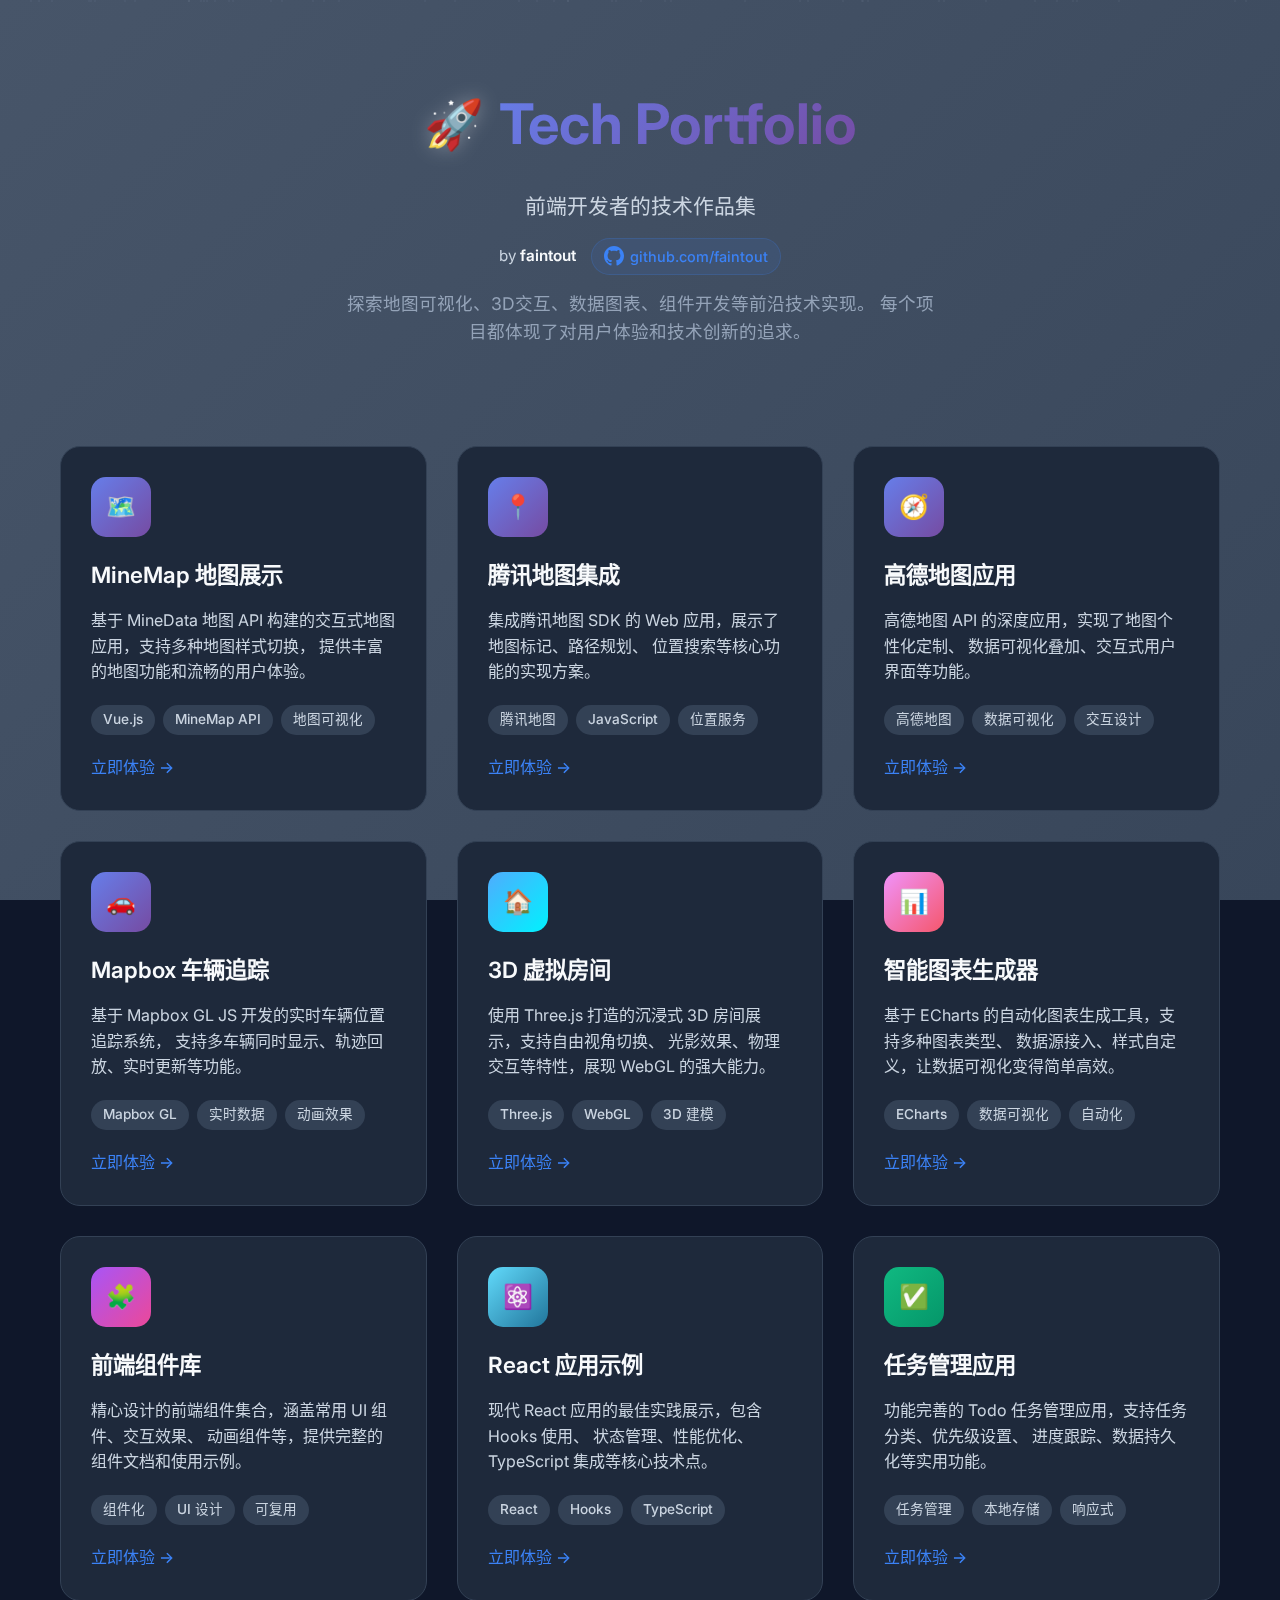
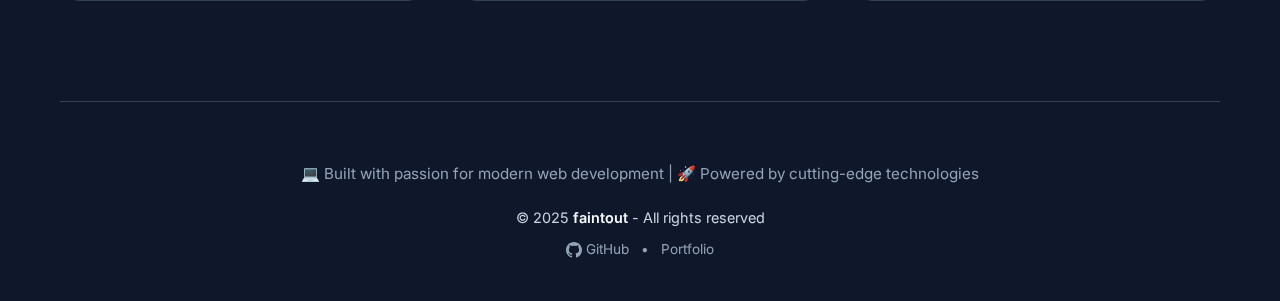
<file: index.html>
<!DOCTYPE html>
<html lang="zh-CN">
<head>
    <meta charset="UTF-8">
    <meta name="viewport" content="width=device-width, initial-scale=1.0">
    <title>开发者作品集 | Developer Portfolio</title>
    <meta name="description" content="前端开发者的技术作品集，包含地图可视化、3D展示、组件库等项目">
    
    <!-- Favicon -->
    <link rel="icon" type="image/svg+xml" href="data:image/svg+xml,%3csvg xmlns='http://www.w3.org/2000/svg' viewBox='0 0 100 100'%3e%3cdefs%3e%3clinearGradient id='grad' x1='0%25' y1='0%25' x2='100%25' y2='100%25'%3e%3cstop offset='0%25' style='stop-color:%23667eea;stop-opacity:1' /%3e%3cstop offset='100%25' style='stop-color:%23764ba2;stop-opacity:1' /%3e%3c/linearGradient%3e%3c/defs%3e%3ccircle cx='50' cy='50' r='45' fill='url(%23grad)' stroke='%23ffffff' stroke-width='2'/%3e%3cpath d='M30 35 L50 25 L70 35 L70 55 L50 65 L30 55 Z' fill='none' stroke='%23ffffff' stroke-width='3' stroke-linejoin='round'/%3e%3ccircle cx='50' cy='40' r='4' fill='%23ffffff'/%3e%3ccircle cx='35' cy='50' r='3' fill='%23ffffff'/%3e%3ccircle cx='65' cy='50' r='3' fill='%23ffffff'/%3e%3cpath d='M40 55 Q50 45 60 55' fill='none' stroke='%23ffffff' stroke-width='2' stroke-linecap='round'/%3e%3c/svg%3e">
    <link rel="apple-touch-icon" sizes="180x180" href="data:image/svg+xml,%3csvg xmlns='http://www.w3.org/2000/svg' viewBox='0 0 100 100'%3e%3cdefs%3e%3clinearGradient id='grad' x1='0%25' y1='0%25' x2='100%25' y2='100%25'%3e%3cstop offset='0%25' style='stop-color:%23667eea;stop-opacity:1' /%3e%3cstop offset='100%25' style='stop-color:%23764ba2;stop-opacity:1' /%3e%3c/linearGradient%3e%3c/defs%3e%3ccircle cx='50' cy='50' r='45' fill='url(%23grad)' stroke='%23ffffff' stroke-width='2'/%3e%3cpath d='M30 35 L50 25 L70 35 L70 55 L50 65 L30 55 Z' fill='none' stroke='%23ffffff' stroke-width='3' stroke-linejoin='round'/%3e%3ccircle cx='50' cy='40' r='4' fill='%23ffffff'/%3e%3ccircle cx='35' cy='50' r='3' fill='%23ffffff'/%3e%3ccircle cx='65' cy='50' r='3' fill='%23ffffff'/%3e%3cpath d='M40 55 Q50 45 60 55' fill='none' stroke='%23ffffff' stroke-width='2' stroke-linecap='round'/%3e%3c/svg%3e">
    <link rel="icon" type="image/png" sizes="32x32" href="data:image/svg+xml,%3csvg xmlns='http://www.w3.org/2000/svg' viewBox='0 0 100 100'%3e%3cdefs%3e%3clinearGradient id='grad' x1='0%25' y1='0%25' x2='100%25' y2='100%25'%3e%3cstop offset='0%25' style='stop-color:%23667eea;stop-opacity:1' /%3e%3cstop offset='100%25' style='stop-color:%23764ba2;stop-opacity:1' /%3e%3c/linearGradient%3e%3c/defs%3e%3ccircle cx='50' cy='50' r='45' fill='url(%23grad)' stroke='%23ffffff' stroke-width='2'/%3e%3cpath d='M30 35 L50 25 L70 35 L70 55 L50 65 L30 55 Z' fill='none' stroke='%23ffffff' stroke-width='3' stroke-linejoin='round'/%3e%3ccircle cx='50' cy='40' r='4' fill='%23ffffff'/%3e%3ccircle cx='35' cy='50' r='3' fill='%23ffffff'/%3e%3ccircle cx='65' cy='50' r='3' fill='%23ffffff'/%3e%3cpath d='M40 55 Q50 45 60 55' fill='none' stroke='%23ffffff' stroke-width='2' stroke-linecap='round'/%3e%3c/svg%3e">
    <link rel="icon" type="image/png" sizes="16x16" href="data:image/svg+xml,%3csvg xmlns='http://www.w3.org/2000/svg' viewBox='0 0 100 100'%3e%3cdefs%3e%3clinearGradient id='grad' x1='0%25' y1='0%25' x2='100%25' y2='100%25'%3e%3cstop offset='0%25' style='stop-color:%23667eea;stop-opacity:1' /%3e%3cstop offset='100%25' style='stop-color:%23764ba2;stop-opacity:1' /%3e%3c/linearGradient%3e%3c/defs%3e%3ccircle cx='50' cy='50' r='45' fill='url(%23grad)' stroke='%23ffffff' stroke-width='2'/%3e%3cpath d='M30 35 L50 25 L70 35 L70 55 L50 65 L30 55 Z' fill='none' stroke='%23ffffff' stroke-width='3' stroke-linejoin='round'/%3e%3ccircle cx='50' cy='40' r='4' fill='%23ffffff'/%3e%3ccircle cx='35' cy='50' r='3' fill='%23ffffff'/%3e%3ccircle cx='65' cy='50' r='3' fill='%23ffffff'/%3e%3cpath d='M40 55 Q50 45 60 55' fill='none' stroke='%23ffffff' stroke-width='2' stroke-linecap='round'/%3e%3c/svg%3e">
    <meta name="msapplication-TileColor" content="#667eea">
    <meta name="theme-color" content="#0f172a">
    
    <link rel="preconnect" href="https://fonts.googleapis.com">
    <link rel="preconnect" href="https://fonts.gstatic.com" crossorigin>
    <link href="https://fonts.googleapis.com/css2?family=Inter:wght@300;400;500;600;700&display=swap" rel="stylesheet">
    <style>
        * {
            margin: 0;
            padding: 0;
            box-sizing: border-box;
        }

        :root {
            --primary-color: #3b82f6;
            --secondary-color: #1e40af;
            --accent-color: #f59e0b;
            --background-color: #0f172a;
            --surface-color: #1e293b;
            --text-primary: #f8fafc;
            --text-secondary: #cbd5e1;
            --text-muted: #94a3b8;
            --border-color: #334155;
            --shadow-color: rgba(0, 0, 0, 0.3);
            --gradient-primary: linear-gradient(135deg, #667eea 0%, #764ba2 100%);
            --gradient-secondary: linear-gradient(135deg, #f093fb 0%, #f5576c 100%);
            --gradient-accent: linear-gradient(135deg, #4facfe 0%, #00f2fe 100%);
        }

        body {
            font-family: 'Inter', -apple-system, BlinkMacSystemFont, 'Segoe UI', sans-serif;
            background: var(--background-color);
            color: var(--text-primary);
            line-height: 1.6;
            overflow-x: hidden;
        }

        /* 动画背景 */
        .animated-bg {
            position: fixed;
            top: 0;
            left: 0;
            width: 100%;
            height: 100%;
            z-index: -1;
            background: linear-gradient(-45deg, #0f172a, #1e293b, #334155, #475569);
            background-size: 400% 400%;
            animation: gradientShift 15s ease infinite;
        }

        @keyframes gradientShift {
            0% { background-position: 0% 50%; }
            50% { background-position: 100% 50%; }
            100% { background-position: 0% 50%; }
        }

        /* 粒子效果 */
        .particles {
            position: fixed;
            top: 0;
            left: 0;
            width: 100%;
            height: 100%;
            z-index: -1;
            overflow: hidden;
        }

        .particle {
            position: absolute;
            width: 2px;
            height: 2px;
            background: var(--text-muted);
            border-radius: 50%;
            animation: float 20s infinite linear;
            opacity: 0.1;
        }

        @keyframes float {
            0% { transform: translateY(100vh) rotate(0deg); opacity: 0; }
            10% { opacity: 0.1; }
            90% { opacity: 0.1; }
            100% { transform: translateY(-100vh) rotate(360deg); opacity: 0; }
        }

        /* 主容器 */
        .container {
            max-width: 1200px;
            margin: 0 auto;
            padding: 0 20px;
            position: relative;
            z-index: 1;
        }

        /* 头部区域 */
        .header {
            text-align: center;
            padding: 80px 0 60px;
            position: relative;
        }

        .logo {
            font-size: 3.5rem;
            font-weight: 700;
            margin-bottom: 20px;
            animation: fadeInUp 1s ease-out;
            display: flex;
            align-items: center;
            justify-content: center;
            gap: 15px;
        }

        .logo .logo-icon {
            font-size: 3rem;
            filter: drop-shadow(0 0 10px rgba(255, 255, 255, 0.3));
            animation: rocketFloat 3s ease-in-out infinite;
            transform-origin: center;
        }

        @keyframes rocketFloat {
            0%, 100% { transform: translateY(0px) rotate(0deg); }
            50% { transform: translateY(-8px) rotate(2deg); }
        }

        .logo .logo-text {
            background: var(--gradient-primary);
            -webkit-background-clip: text;
            -webkit-text-fill-color: transparent;
            background-clip: text;
        }

        .subtitle {
            font-size: 1.3rem;
            color: var(--text-secondary);
            margin-bottom: 15px;
            animation: fadeInUp 1s ease-out 0.2s both;
        }

        .author-info {
            margin-bottom: 15px;
            display: flex;
            align-items: center;
            justify-content: center;
            gap: 15px;
            animation: fadeInUp 1s ease-out 0.3s both;
        }

        .author-name {
            font-size: 0.95rem;
            color: var(--text-secondary);
        }

        .author-name strong {
            color: var(--text-primary);
            font-weight: 600;
        }

        .github-link {
            display: inline-flex;
            align-items: center;
            gap: 6px;
            color: var(--primary-color);
            text-decoration: none;
            font-weight: 500;
            font-size: 0.9rem;
            padding: 6px 12px;
            border-radius: 20px;
            background: rgba(59, 130, 246, 0.1);
            border: 1px solid rgba(59, 130, 246, 0.2);
            transition: all 0.3s ease;
        }

        .github-link:hover {
            color: var(--accent-color);
            background: rgba(245, 158, 11, 0.1);
            border-color: rgba(245, 158, 11, 0.3);
            transform: translateY(-2px);
        }

        .github-link svg {
            transition: transform 0.3s ease;
        }

        .github-link:hover svg {
            transform: scale(1.1);
        }

        .description {
            font-size: 1.1rem;
            color: var(--text-muted);
            max-width: 600px;
            margin: 0 auto;
            animation: fadeInUp 1s ease-out 0.4s both;
        }

        /* 项目网格 */
        .projects-grid {
            display: grid;
            grid-template-columns: repeat(auto-fit, minmax(350px, 1fr));
            gap: 30px;
            padding: 40px 0;
            animation: fadeInUp 1s ease-out 0.6s both;
        }

        /* 项目卡片 */
        .project-card {
            background: var(--surface-color);
            border-radius: 20px;
            padding: 30px;
            border: 1px solid var(--border-color);
            transition: all 0.3s cubic-bezier(0.4, 0, 0.2, 1);
            position: relative;
            overflow: hidden;
            cursor: pointer;
        }

        .project-card::before {
            content: '';
            position: absolute;
            top: 0;
            left: 0;
            right: 0;
            bottom: 0;
            background: var(--gradient-primary);
            opacity: 0;
            transition: opacity 0.3s ease;
            z-index: -1;
        }

        .project-card:hover {
            transform: translateY(-10px);
            box-shadow: 0 20px 40px var(--shadow-color);
            border-color: var(--primary-color);
        }

        .project-card:hover::before {
            opacity: 0.05;
        }

        .project-icon {
            width: 60px;
            height: 60px;
            border-radius: 15px;
            display: flex;
            align-items: center;
            justify-content: center;
            font-size: 1.5rem;
            margin-bottom: 20px;
            transition: transform 0.3s ease;
        }

        .project-card:hover .project-icon {
            transform: scale(1.1);
        }

        .map-icon { background: var(--gradient-primary); }
        .chart-icon { background: var(--gradient-secondary); }
        .threejs-icon { background: var(--gradient-accent); }
        .react-icon { background: linear-gradient(135deg, #61dafb 0%, #21759b 100%); }
        .component-icon { background: linear-gradient(135deg, #a855f7 0%, #ec4899 100%); }
        .todo-icon { background: linear-gradient(135deg, #10b981 0%, #059669 100%); }

        .project-title {
            font-size: 1.4rem;
            font-weight: 600;
            margin-bottom: 15px;
            color: var(--text-primary);
        }

        .project-description {
            color: var(--text-secondary);
            margin-bottom: 20px;
            line-height: 1.6;
        }

        .project-tech {
            display: flex;
            flex-wrap: wrap;
            gap: 8px;
            margin-bottom: 20px;
        }

        .tech-tag {
            background: var(--border-color);
            color: var(--text-secondary);
            padding: 4px 12px;
            border-radius: 20px;
            font-size: 0.85rem;
            font-weight: 500;
        }

        .project-link {
            display: inline-flex;
            align-items: center;
            gap: 8px;
            color: var(--primary-color);
            text-decoration: none;
            font-weight: 500;
            transition: color 0.3s ease;
        }

        .project-link:hover {
            color: var(--accent-color);
        }

        /* 底部 */
        .footer {
            text-align: center;
            padding: 60px 0 40px;
            border-top: 1px solid var(--border-color);
            margin-top: 60px;
        }

        .footer-content {
            display: flex;
            flex-direction: column;
            gap: 20px;
        }

        .footer-text {
            color: var(--text-muted);
            font-size: 0.95rem;
        }

        .footer-author {
            display: flex;
            flex-direction: column;
            gap: 10px;
            align-items: center;
        }

        .copyright {
            color: var(--text-secondary);
            font-size: 0.9rem;
            margin: 0;
        }

        .copyright strong {
            color: var(--text-primary);
            font-weight: 600;
        }

        .footer-links {
            display: flex;
            align-items: center;
            gap: 12px;
            font-size: 0.85rem;
        }

        .footer-github-link {
            display: inline-flex;
            align-items: center;
            gap: 4px;
            color: var(--text-muted);
            text-decoration: none;
            transition: color 0.3s ease;
        }

        .footer-github-link:hover {
            color: var(--primary-color);
        }

        .footer-divider {
            color: var(--text-muted);
        }

        .footer-portfolio {
            color: var(--text-muted);
        }

        /* 动画 */
        @keyframes fadeInUp {
            from {
                opacity: 0;
                transform: translateY(30px);
            }
            to {
                opacity: 1;
                transform: translateY(0);
            }
        }

        /* 响应式设计 */
        @media (max-width: 768px) {
            .container {
                padding: 0 15px;
            }

            .logo {
                font-size: 2.5rem;
                gap: 12px;
            }

            .logo .logo-icon {
                font-size: 2.2rem;
            }

            .subtitle {
                font-size: 1.1rem;
            }

            .author-info {
                flex-direction: column;
                gap: 10px;
            }

            .projects-grid {
                grid-template-columns: 1fr;
                gap: 20px;
            }

            .project-card {
                padding: 25px;
            }

            .header {
                padding: 60px 0 40px;
            }

            .footer-author {
                gap: 8px;
            }

            .footer-links {
                flex-wrap: wrap;
                justify-content: center;
            }
        }

        @media (max-width: 480px) {
            .logo {
                font-size: 2rem;
                gap: 10px;
            }

            .logo .logo-icon {
                font-size: 1.8rem;
            }

            .project-card {
                padding: 20px;
            }

            .author-info {
                gap: 8px;
            }

            .github-link {
                font-size: 0.85rem;
                padding: 5px 10px;
            }
        }

        /* 滚动条样式 */
        ::-webkit-scrollbar {
            width: 8px;
        }

        ::-webkit-scrollbar-track {
            background: var(--background-color);
        }

        ::-webkit-scrollbar-thumb {
            background: var(--border-color);
            border-radius: 4px;
        }

        ::-webkit-scrollbar-thumb:hover {
            background: var(--primary-color);
        }
    </style>
</head>
<body>
    <!-- 动画背景 -->
    <div class="animated-bg"></div>
    
    <!-- 粒子效果 -->
    <div class="particles" id="particles"></div>

    <div class="container">
        <!-- 头部区域 -->
        <header class="header">
            <h1 class="logo">
                <span class="logo-icon">🚀</span>
                <span class="logo-text">Tech Portfolio</span>
            </h1>
            <p class="subtitle">前端开发者的技术作品集</p>
            <div class="author-info">
                <span class="author-name">by <strong>faintout</strong></span>
                <a href="https://github.com/faintout" target="_blank" class="github-link">
                    <svg width="20" height="20" viewBox="0 0 24 24" fill="currentColor">
                        <path d="M12 0c-6.626 0-12 5.373-12 12 0 5.302 3.438 9.8 8.207 11.387.599.111.793-.261.793-.577v-2.234c-3.338.726-4.033-1.416-4.033-1.416-.546-1.387-1.333-1.756-1.333-1.756-1.089-.745.083-.729.083-.729 1.205.084 1.839 1.237 1.839 1.237 1.07 1.834 2.807 1.304 3.492.997.107-.775.418-1.305.762-1.604-2.665-.305-5.467-1.334-5.467-5.931 0-1.311.469-2.381 1.236-3.221-.124-.303-.535-1.524.117-3.176 0 0 1.008-.322 3.301 1.23.957-.266 1.983-.399 3.003-.404 1.02.005 2.047.138 3.006.404 2.291-1.552 3.297-1.23 3.297-1.23.653 1.653.242 2.874.118 3.176.77.84 1.235 1.911 1.235 3.221 0 4.609-2.807 5.624-5.479 5.921.43.372.823 1.102.823 2.222v3.293c0 .319.192.694.801.576 4.765-1.589 8.199-6.086 8.199-11.386 0-6.627-5.373-12-12-12z"/>
                    </svg>
                    github.com/faintout
                </a>
            </div>
            <p class="description">
                探索地图可视化、3D交互、数据图表、组件开发等前沿技术实现。
                每个项目都体现了对用户体验和技术创新的追求。
            </p>
        </header>

        <!-- 项目展示区域 -->
        <main class="projects-grid">
            <!-- 地图可视化项目 1 -->
            <div class="project-card" onclick="window.open('./mine-common-map/', '_blank')">
                <div class="project-icon map-icon">🗺️</div>
                <h3 class="project-title">MineMap 地图展示</h3>
                <p class="project-description">
                    基于 MineData 地图 API 构建的交互式地图应用，支持多种地图样式切换，
                    提供丰富的地图功能和流畅的用户体验。
                </p>
                <div class="project-tech">
                    <span class="tech-tag">Vue.js</span>
                    <span class="tech-tag">MineMap API</span>
                    <span class="tech-tag">地图可视化</span>
                </div>
                <a href="./mine-common-map/" class="project-link">
                    立即体验 →
                </a>
            </div>

            <!-- 地图可视化项目 2 -->
            <div class="project-card" onclick="window.open('./tx-common-map/', '_blank')">
                <div class="project-icon map-icon">📍</div>
                <h3 class="project-title">腾讯地图集成</h3>
                <p class="project-description">
                    集成腾讯地图 SDK 的 Web 应用，展示了地图标记、路径规划、
                    位置搜索等核心功能的实现方案。
                </p>
                <div class="project-tech">
                    <span class="tech-tag">腾讯地图</span>
                    <span class="tech-tag">JavaScript</span>
                    <span class="tech-tag">位置服务</span>
                </div>
                <a href="./tx-common-map/" class="project-link">
                    立即体验 →
                </a>
            </div>

            <!-- 地图可视化项目 3 -->
            <div class="project-card" onclick="window.open('./Amap/', '_blank')">
                <div class="project-icon map-icon">🧭</div>
                <h3 class="project-title">高德地图应用</h3>
                <p class="project-description">
                    高德地图 API 的深度应用，实现了地图个性化定制、
                    数据可视化叠加、交互式用户界面等功能。
                </p>
                <div class="project-tech">
                    <span class="tech-tag">高德地图</span>
                    <span class="tech-tag">数据可视化</span>
                    <span class="tech-tag">交互设计</span>
                </div>
                <a href="./Amap/" class="project-link">
                    立即体验 →
                </a>
            </div>

            <!-- Mapbox 车辆追踪 -->
            <div class="project-card" onclick="window.open('./mapboxgl-carmove/', '_blank')">
                <div class="project-icon map-icon">🚗</div>
                <h3 class="project-title">Mapbox 车辆追踪</h3>
                <p class="project-description">
                    基于 Mapbox GL JS 开发的实时车辆位置追踪系统，
                    支持多车辆同时显示、轨迹回放、实时更新等功能。
                </p>
                <div class="project-tech">
                    <span class="tech-tag">Mapbox GL</span>
                    <span class="tech-tag">实时数据</span>
                    <span class="tech-tag">动画效果</span>
                </div>
                <a href="./mapboxgl-carmove/" class="project-link">
                    立即体验 →
                </a>
            </div>

            <!-- Three.js 3D 房间 -->
            <div class="project-card" onclick="window.open('./threeJsRoom/', '_blank')">
                <div class="project-icon threejs-icon">🏠</div>
                <h3 class="project-title">3D 虚拟房间</h3>
                <p class="project-description">
                    使用 Three.js 打造的沉浸式 3D 房间展示，支持自由视角切换、
                    光影效果、物理交互等特性，展现 WebGL 的强大能力。
                </p>
                <div class="project-tech">
                    <span class="tech-tag">Three.js</span>
                    <span class="tech-tag">WebGL</span>
                    <span class="tech-tag">3D 建模</span>
                </div>
                <a href="./threeJsRoom/" class="project-link">
                    立即体验 →
                </a>
            </div>

            <!-- 自动图表生成 -->
            <div class="project-card" onclick="window.open('./auto-echarts/', '_blank')">
                <div class="project-icon chart-icon">📊</div>
                <h3 class="project-title">智能图表生成器</h3>
                <p class="project-description">
                    基于 ECharts 的自动化图表生成工具，支持多种图表类型、
                    数据源接入、样式自定义，让数据可视化变得简单高效。
                </p>
                <div class="project-tech">
                    <span class="tech-tag">ECharts</span>
                    <span class="tech-tag">数据可视化</span>
                    <span class="tech-tag">自动化</span>
                </div>
                <a href="./auto-echarts/" class="project-link">
                    立即体验 →
                </a>
            </div>

            <!-- 组件库展示 -->
            <div class="project-card" onclick="window.open('./component-list/', '_blank')">
                <div class="project-icon component-icon">🧩</div>
                <h3 class="project-title">前端组件库</h3>
                <p class="project-description">
                    精心设计的前端组件集合，涵盖常用 UI 组件、交互效果、
                    动画组件等，提供完整的组件文档和使用示例。
                </p>
                <div class="project-tech">
                    <span class="tech-tag">组件化</span>
                    <span class="tech-tag">UI 设计</span>
                    <span class="tech-tag">可复用</span>
                </div>
                <a href="./component-list/" class="project-link">
                    立即体验 →
                </a>
            </div>

            <!-- React 应用 -->
            <div class="project-card" onclick="window.open('./react/', '_blank')">
                <div class="project-icon react-icon">⚛️</div>
                <h3 class="project-title">React 应用示例</h3>
                <p class="project-description">
                    现代 React 应用的最佳实践展示，包含 Hooks 使用、
                    状态管理、性能优化、TypeScript 集成等核心技术点。
                </p>
                <div class="project-tech">
                    <span class="tech-tag">React</span>
                    <span class="tech-tag">Hooks</span>
                    <span class="tech-tag">TypeScript</span>
                </div>
                <a href="./react/" class="project-link">
                    立即体验 →
                </a>
            </div>

            <!-- Todo 应用 -->
            <div class="project-card" onclick="window.open('./todo/', '_blank')">
                <div class="project-icon todo-icon">✅</div>
                <h3 class="project-title">任务管理应用</h3>
                <p class="project-description">
                    功能完善的 Todo 任务管理应用，支持任务分类、优先级设置、
                    进度跟踪、数据持久化等实用功能。
                </p>
                <div class="project-tech">
                    <span class="tech-tag">任务管理</span>
                    <span class="tech-tag">本地存储</span>
                    <span class="tech-tag">响应式</span>
                </div>
                <a href="./todo/" class="project-link">
                    立即体验 →
                </a>
            </div>
        </main>

        <!-- 底部 -->
        <footer class="footer">
            <div class="footer-content">
                <p class="footer-text">
                    💻 Built with passion for modern web development | 
                    🚀 Powered by cutting-edge technologies
                </p>
                <div class="footer-author">
                    <p class="copyright">© 2025 <strong>faintout</strong> - All rights reserved</p>
                    <div class="footer-links">
                        <a href="https://github.com/faintout" target="_blank" class="footer-github-link">
                            <svg width="16" height="16" viewBox="0 0 24 24" fill="currentColor">
                                <path d="M12 0c-6.626 0-12 5.373-12 12 0 5.302 3.438 9.8 8.207 11.387.599.111.793-.261.793-.577v-2.234c-3.338.726-4.033-1.416-4.033-1.416-.546-1.387-1.333-1.756-1.333-1.756-1.089-.745.083-.729.083-.729 1.205.084 1.839 1.237 1.839 1.237 1.07 1.834 2.807 1.304 3.492.997.107-.775.418-1.305.762-1.604-2.665-.305-5.467-1.334-5.467-5.931 0-1.311.469-2.381 1.236-3.221-.124-.303-.535-1.524.117-3.176 0 0 1.008-.322 3.301 1.23.957-.266 1.983-.399 3.003-.404 1.02.005 2.047.138 3.006.404 2.291-1.552 3.297-1.23 3.297-1.23.653 1.653.242 2.874.118 3.176.77.84 1.235 1.911 1.235 3.221 0 4.609-2.807 5.624-5.479 5.921.43.372.823 1.102.823 2.222v3.293c0 .319.192.694.801.576 4.765-1.589 8.199-6.086 8.199-11.386 0-6.627-5.373-12-12-12z"/>
                            </svg>
                            GitHub
                        </a>
                        <span class="footer-divider">•</span>
                        <span class="footer-portfolio">Portfolio</span>
                    </div>
                </div>
            </div>
        </footer>
    </div>

    <script>
        // 创建粒子效果
        function createParticles() {
            const particlesContainer = document.getElementById('particles');
            const particleCount = 50;

            for (let i = 0; i < particleCount; i++) {
                const particle = document.createElement('div');
                particle.className = 'particle';
                particle.style.left = Math.random() * 100 + '%';
                particle.style.animationDelay = Math.random() * 20 + 's';
                particle.style.animationDuration = (Math.random() * 10 + 10) + 's';
                particlesContainer.appendChild(particle);
            }
        }

        // 页面加载完成后初始化
        document.addEventListener('DOMContentLoaded', function() {
            createParticles();
            
            // 添加项目卡片点击波纹效果
            const cards = document.querySelectorAll('.project-card');
            cards.forEach(card => {
                card.addEventListener('click', function(e) {
                    // 创建波纹效果
                    const ripple = document.createElement('div');
                    const rect = this.getBoundingClientRect();
                    const size = Math.max(rect.width, rect.height);
                    const x = e.clientX - rect.left - size / 2;
                    const y = e.clientY - rect.top - size / 2;
                    
                    ripple.style.cssText = `
                        position: absolute;
                        border-radius: 50%;
                        background: rgba(59, 130, 246, 0.3);
                        transform: scale(0);
                        animation: ripple 0.6s linear;
                        left: ${x}px;
                        top: ${y}px;
                        width: ${size}px;
                        height: ${size}px;
                        pointer-events: none;
                    `;
                    
                    this.appendChild(ripple);
                    
                    setTimeout(() => {
                        ripple.remove();
                    }, 600);
                });
            });
        });

        // 添加波纹动画样式
        const style = document.createElement('style');
        style.textContent = `
            @keyframes ripple {
                to {
                    transform: scale(2);
                    opacity: 0;
                }
            }
        `;
        document.head.appendChild(style);

        // 平滑滚动
        document.querySelectorAll('a[href^="#"]').forEach(anchor => {
            anchor.addEventListener('click', function (e) {
                e.preventDefault();
                const target = document.querySelector(this.getAttribute('href'));
                if (target) {
                    target.scrollIntoView({
                        behavior: 'smooth',
                        block: 'start'
                    });
                }
            });
        });
    </script>
</body>
</html>
</file>
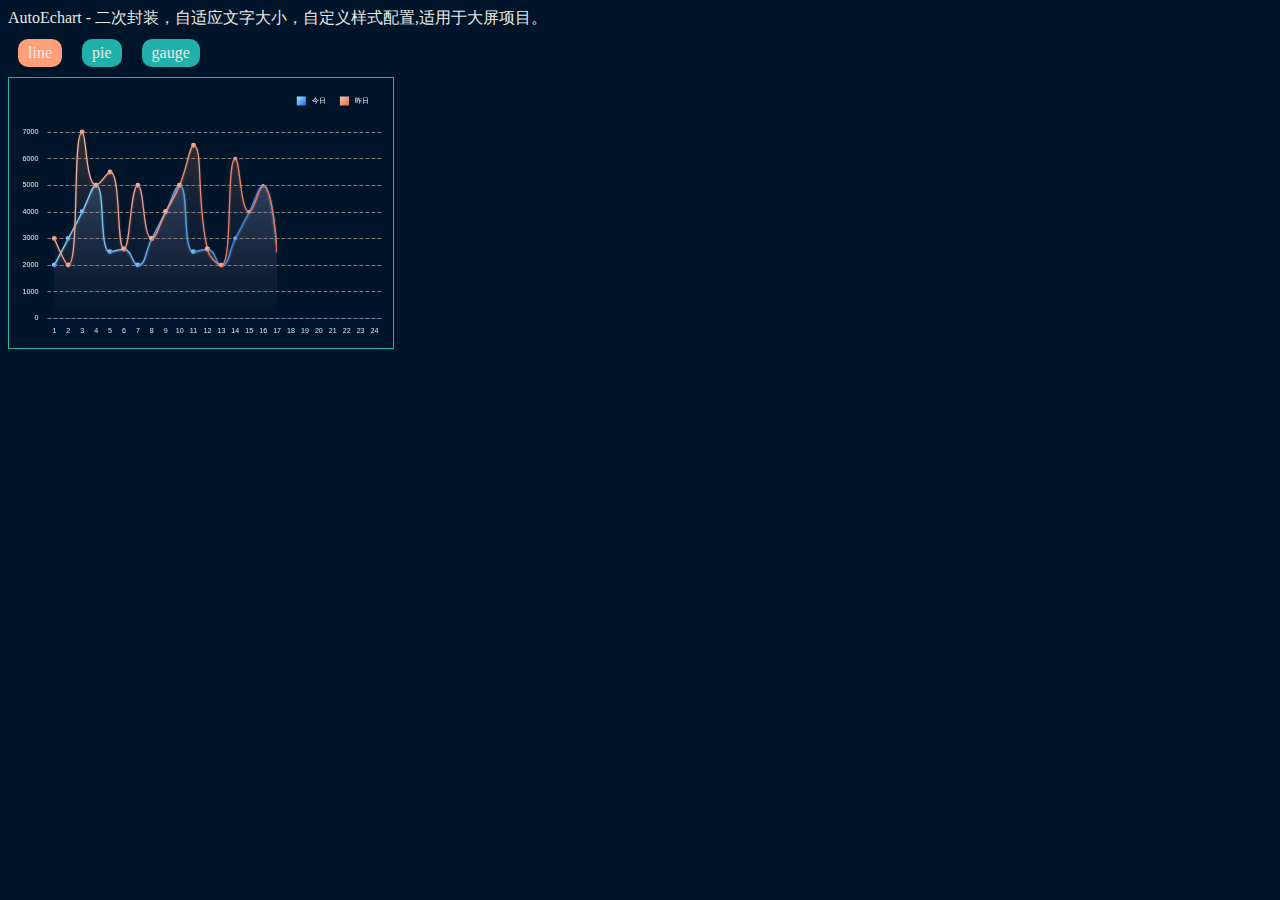
<file: auto-echarts/index.html>
<!doctype html>
<html lang="en">
  <head>
    <meta charset="UTF-8" />
    <link rel="icon" type="image/svg+xml" href="/vite.svg" />
    <meta name="viewport" content="width=device-width, initial-scale=1.0" />
    <title>Vite + Vue</title>
    <script type="module" crossorigin src="/auto-echarts/assets/index-a14ca4d6.js"></script>
    <link rel="stylesheet" href="/auto-echarts/assets/index-bd9b9ec6.css">
  </head>
  <body>
    <div id="app"></div>
    
  </body>
</html>
</file>
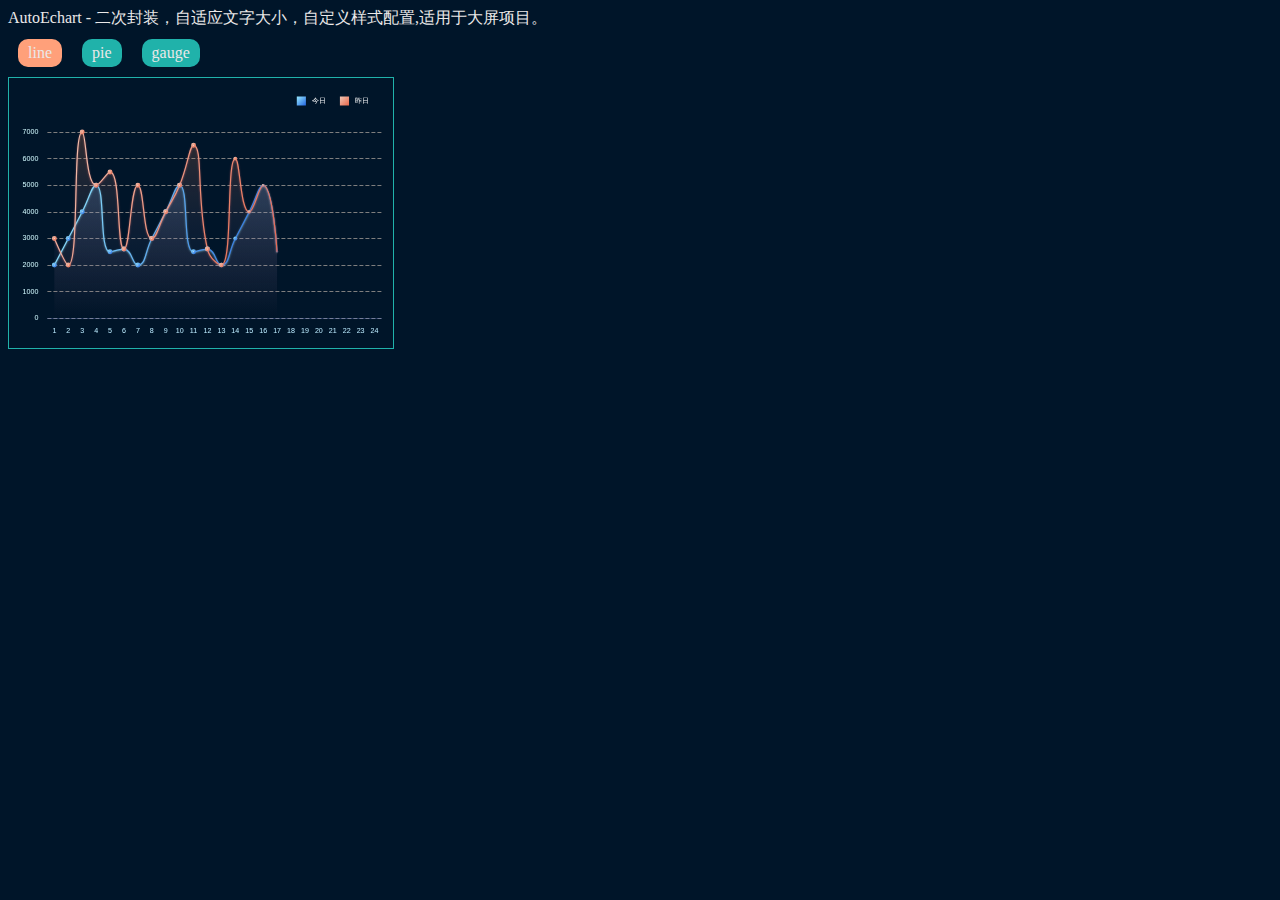
<file: autoEcharts/index.html>
<!doctype html>
<html lang="en">
  <head>
    <meta charset="UTF-8" />
    <link rel="icon" type="image/svg+xml" href="/vite.svg" />
    <meta name="viewport" content="width=device-width, initial-scale=1.0" />
    <title>Vite + Vue</title>
    <script type="module" crossorigin src="/autoEcharts/assets/index-ce95e8be.js"></script>
    <link rel="stylesheet" href="/autoEcharts/assets/index-bd9b9ec6.css">
  </head>
  <body>
    <div id="app"></div>
    
  </body>
</html>
</file>
<file: auto-echarts/assets/index-bd9b9ec6.css>
.pieChart[data-v-875c2c58]{width:calc(1304 / 6480 * 100vw)!important;height:calc(448 / 3240 * 100vh)!important}.gaugeChart[data-v-c52de833]{width:calc(498 / 6480 * 100vw)!important;height:calc(498 / 6480 * 100vw)!important}.components-name[data-v-1fe4e979]{padding:5px 10px;cursor:pointer;margin:10px;background:lightseagreen;border-radius:10px;display:inline-block}.active[data-v-1fe4e979]{background:lightsalmon}.chart[data-v-1fe4e979]{width:30vw;height:30vh;border:1px solid lightseagreen}html,body{background:#001529!important;color:#eae8e8}
</file>
<file: autoEcharts/assets/index-bd9b9ec6.css>
.pieChart[data-v-875c2c58]{width:calc(1304 / 6480 * 100vw)!important;height:calc(448 / 3240 * 100vh)!important}.gaugeChart[data-v-c52de833]{width:calc(498 / 6480 * 100vw)!important;height:calc(498 / 6480 * 100vw)!important}.components-name[data-v-1fe4e979]{padding:5px 10px;cursor:pointer;margin:10px;background:lightseagreen;border-radius:10px;display:inline-block}.active[data-v-1fe4e979]{background:lightsalmon}.chart[data-v-1fe4e979]{width:30vw;height:30vh;border:1px solid lightseagreen}html,body{background:#001529!important;color:#eae8e8}
</file>
